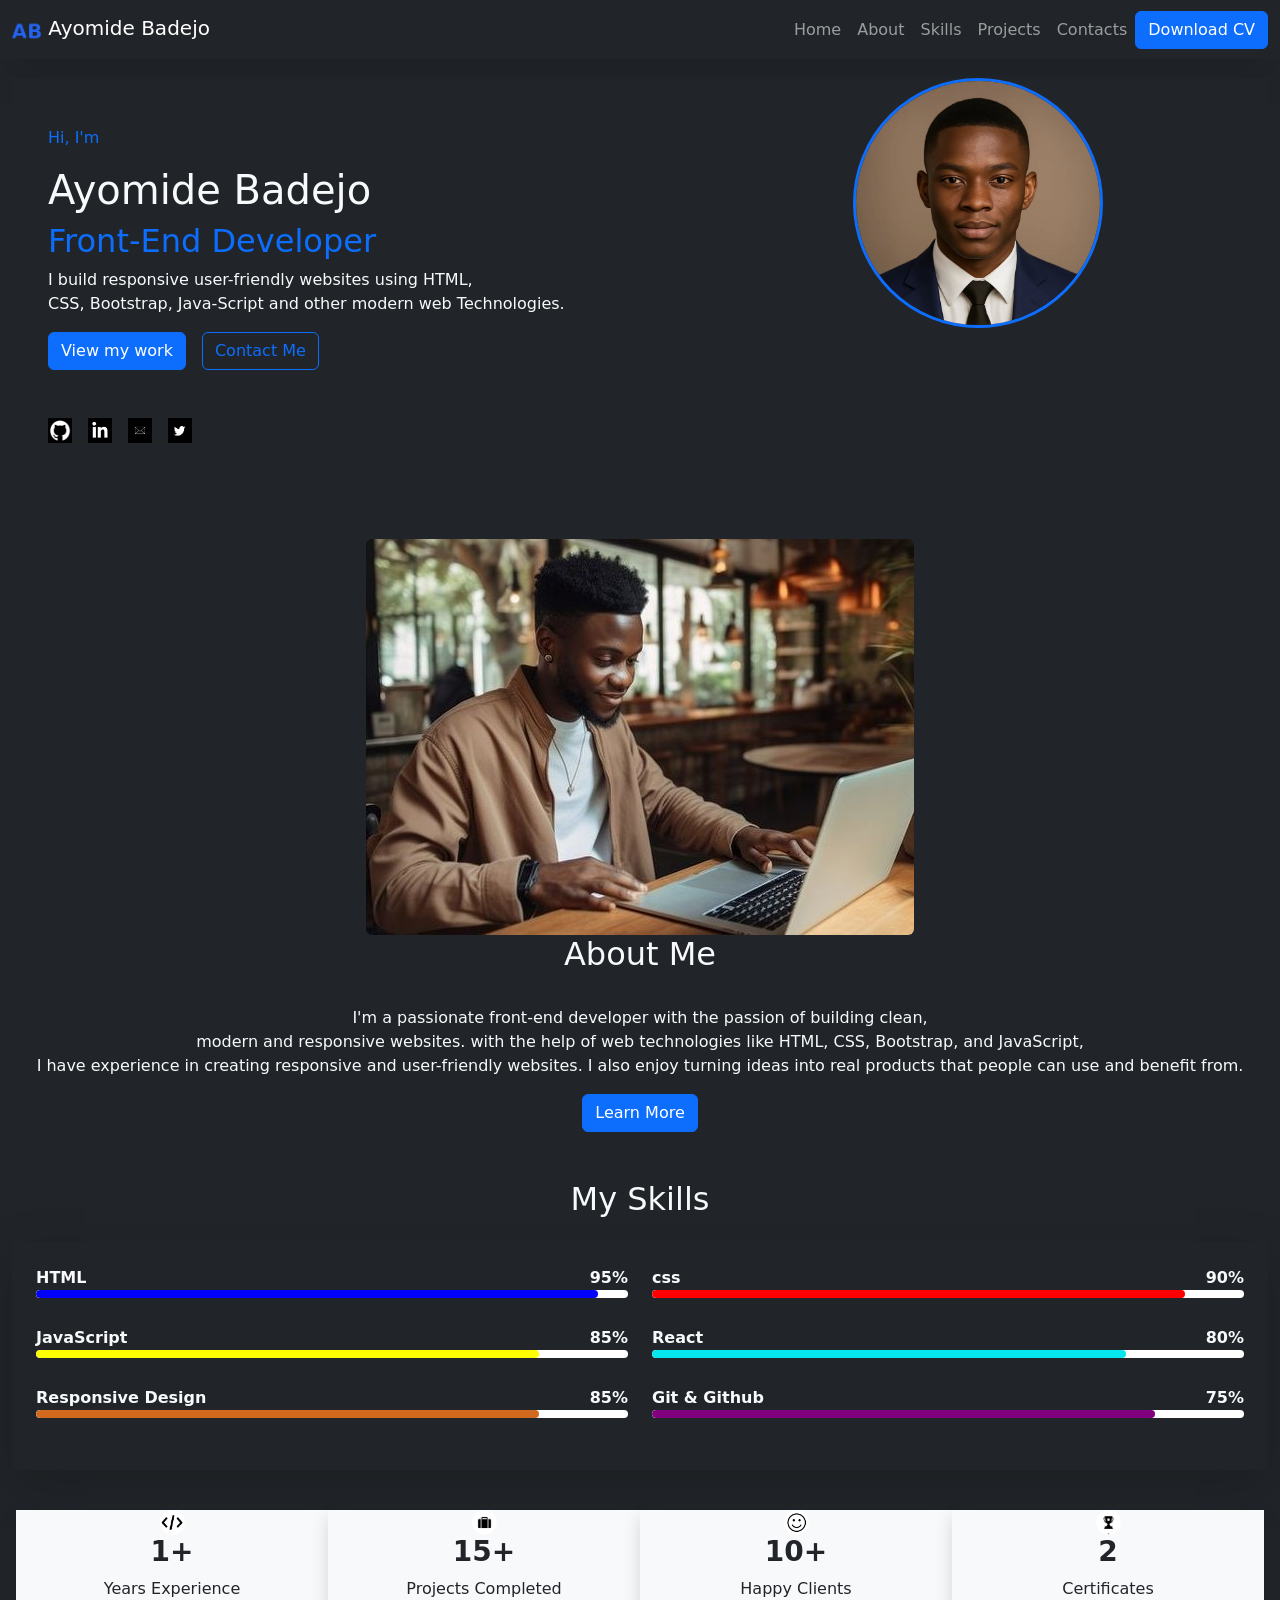
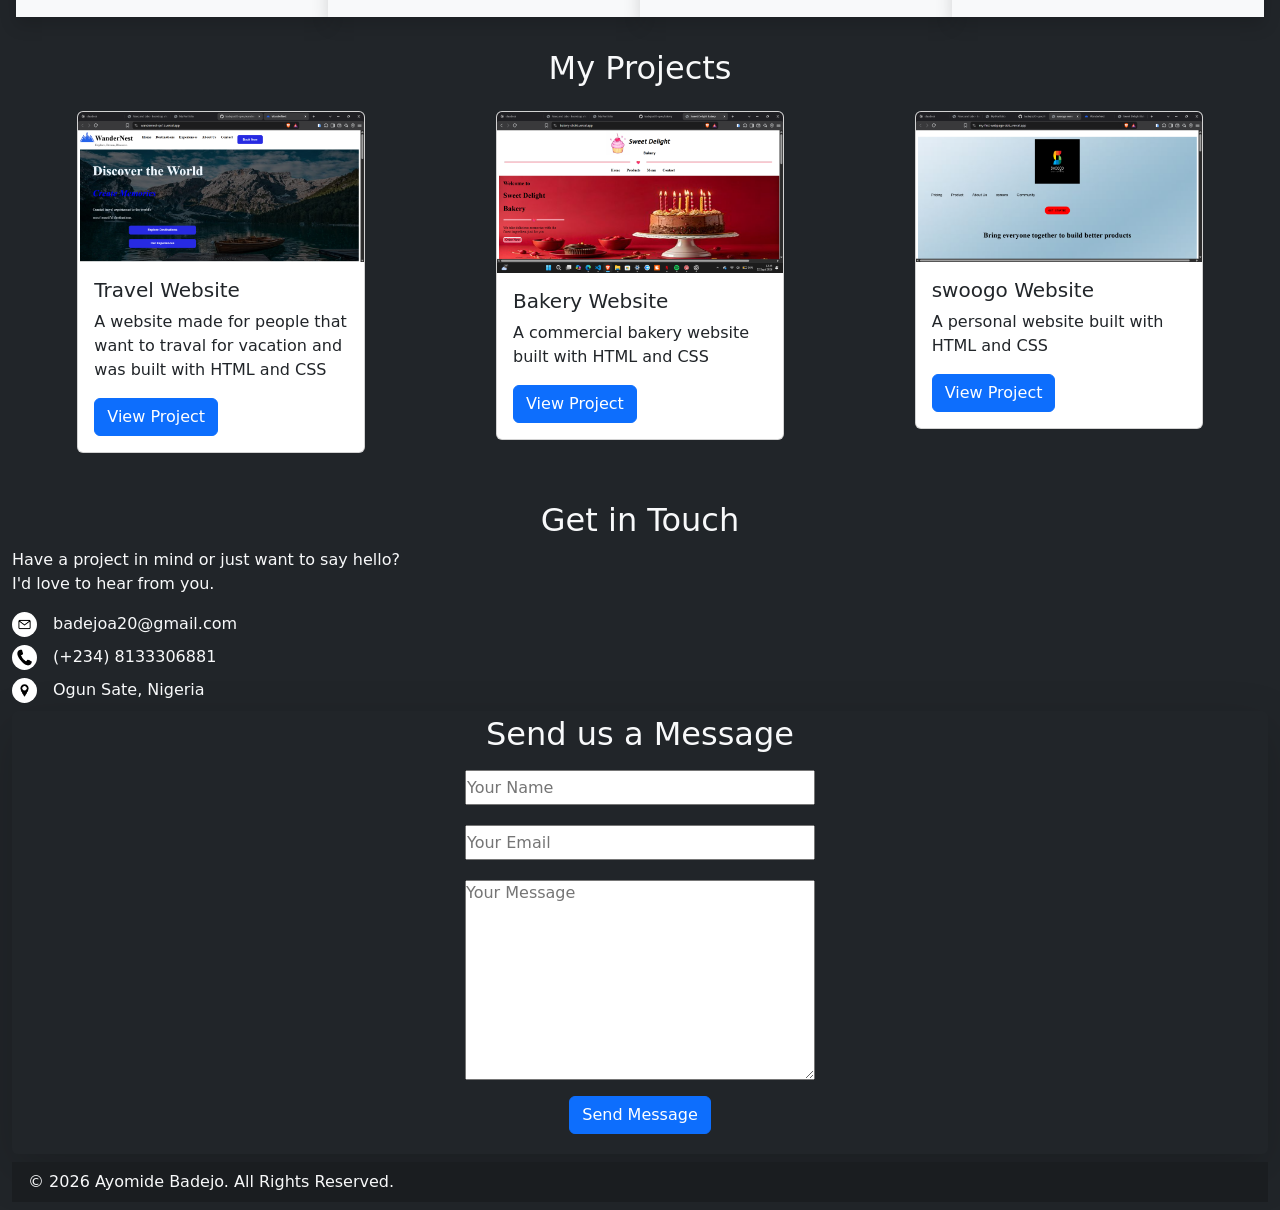
<file: portfolio/index.html>
<!DOCTYPE html>
<html lang="en">
<head>
  <meta charset="UTF-8">
  <meta name="viewport" content="width=device-width, initial-scale=1.0">
  <title>My Portfolio</title>
<link href="https://cdn.jsdelivr.net/npm/bootstrap@5.3.8/dist/css/bootstrap.min.css" rel="stylesheet" integrity="sha384-sRIl4kxILFvY47J16cr9ZwB07vP4J8+LH7qKQnuqkuIAvNWLzeN8tE5YBujZqJLB" crossorigin="anonymous">
<link rel="stylesheet" href="style.css">
</head>
<body>
<div class="container-fluid ">
  <div class="shadow-lg p-4 mb-4 rounded border">
<nav class="navbar navbar-expand-lg navbar-dark bg-dark fixed-top " style="width: 100%;">
  <div class="container-fluid ">
    <a class="navbar-brand" href="#">
  <img src="img/favicon.png" alt="Bootstrap" width="30" height="30" class="d-inline-block align-text-top">
Ayomide Badejo
    </a>
    <button class="navbar-toggler" type="button" data-bs-toggle="collapse" data-bs-target="#mynavbar">
      <span class="navbar-toggler-icon"></span>
    </button>
    <div class="collapse navbar-collapse " id="mynavbar">
     
      <!-- <form class="d-flex"> -->
         <ul class="navbar-nav ms-auto ">
        <li class="nav-item">
          <a class="nav-link" href="index.html">Home</a>
        </li>
        <li class="nav-item">
          <a class="nav-link" href="About.html">About</a>
        </li>
        <li class="nav-item">
          <a class="nav-link" href="Skills.html">Skills</a>
        </li>
        <li class="nav-item">
          <a class="nav-link" href="Projects.html">Projects</a>
        </li>
         <li class="nav-item">
          <a class="nav-link" href="Contact.html">Contacts</a>
        </li>
      </ul>
        <button class="btn btn-primary" type="button">Download CV</button>
      <!-- </form> -->
    </div>
  </div>
</nav>
</div>
<div class="mt-1 pt-1">
<div class="bg-dark">
  <div class="row">
  <div class="col p-5">
<p class="text-primary ">Hi, I'm</p>
<div class="h1 text-light">Ayomide Badejo</div>
<div class="h2 text-primary">Front-End Developer</div>
<p class="text-light">I build responsive user-friendly websites using HTML, <br> CSS, Bootstrap, Java-Script and other modern web Technologies.</p>
<div class="d-flex pb-5">
<button type="button" class="btn btn-primary">View my work </button>
<div class="pe-3"></div>
<button type="button" class="btn btn-outline-primary">Contact Me</button> 
</div>
<div class="d-flex ">
  <img src="img/github.jpg" alt="github" style="height: 25px; width:40px;" class="pe-3">
  <img src="img/LINKEDIN.jpg" alt="LINKEDIN" style="height: 25px; width: 40px;" class="pe-3">
  <img src="img/mail.jpg" alt="mail" style="height: 25px; width: 40px;" class="pe-3">
  <img src="img/twitter.jpg" alt="twitter" style="height: 25px; width: 40px;" class="pe-3">
</div>
  </div>
  <div class="col">
    <div class="d-flex justify-content-center w-100">
<img src="img/nil" alt="a man"  class="rounded-circle border border-3 border-primary floating-img" style="height: 250px; width: 250px; object-fit: cover; object-position: top center;">
</div>

  </div>
</div>
</div>
<div class="bg-dark  pt-5">
<img src="img/comp.jpg" alt="a-man" class="rounded mx-auto d-block img-fluid shadow-md">
<div class="mx-auto text-center">
<div class="h2 text-light">About Me</div>
<br style="width: 50px; height: 4px; margin: 1.5rem auto; border: none; background: #898a91; border-radius: 2px;">
</div>
<p class="text-center text-light">I'm a passionate front-end developer with the passion of building clean,<br> modern and responsive websites. with the help of web technologies like HTML, CSS, Bootstrap, and JavaScript,<br> I have experience in creating responsive and user-friendly websites. I also enjoy turning ideas into real products that people can use and benefit from.</p>
<button type="button" class="btn btn-primary d-block mx-auto">Learn More</button>
</div>
<div class="bg-dark  pt-5">
  <div class="mx-auto text-center">
<div class="h2 text-light mb-4">My Skills</div>
</div>
<div class="shadow-lg p-4 mb-4 ">
<div class="row">
  <div class="col-md-6">
<div class="skill" data-percent="95">
  <div class="d-flex justify-content-between skill-label">
    <span class="text-light">HTML</span>
    <span class="text-light">95%</span>
  </div>
  <div class="progress" style="height: 8px;">
    <div class="progress-bar" style="width: 95%; background-color: #0101fb;">

    </div>
  </div>
</div>

  </div>
   <div class="col-md-6">
<div class="skill" data-percent="90">
  <div class="d-flex justify-content-between skill-label">
    <span class="text-light">css</span>
    <span class="text-light">90%</span>
  </div>
  <div class="progress" style="height: 8px;">
    <div class="progress-bar" style="width: 90%; background-color: red;">
      
    </div>
  </div>
</div>
 </div>
 <div class="col-md-6">
<div class="skill" data-percent="85">
  <div class="d-flex justify-content-between skill-label">
    <span class="text-light">JavaScript</span>
    <span class="text-light">85%</span>
  </div>
  <div class="progress" style="height: 8px;">
    <div class="progress-bar" style="width: 85%; background-color: yellow;">
      
    </div>
  </div>
</div>

  </div>
  <div class="col-md-6">
<div class="skill" data-percent="80">
  <div class="d-flex justify-content-between skill-label">
    <span class="text-light">React</span>
    <span class="text-light">80%</span>
  </div>
  <div class="progress" style="height: 8px;">
    <div class="progress-bar" style="width: 80%; background-color:rgb(6, 230, 238);">
      
    </div>
  </div>
</div>

  </div>
  <div class="col-md-6">
<div class="skill" data-percent="85">
  <div class="d-flex justify-content-between skill-label">
    <span class="text-light">Responsive Design</span>
    <span class="text-light">85%</span>
  </div>
  <div class="progress" style="height: 8px;">
    <div class="progress-bar" style="width: 85%; background-color:chocolate;">
      
    </div>
  </div>
</div>

  </div>
   <div class="col-md-6">
<div class="skill" data-percent="75">
  <div class="d-flex justify-content-between skill-label">
    <span class="text-light">Git & Github</span>
    <span class="text-light">75%</span>
  </div>
  <div class="progress" style="height: 8px;">
    <div class="progress-bar" style="width: 85%; background-color: purple;">
      
    </div>
  </div>
</div>

  </div>
</div>
</div>


</div>
<div class="row p-3 gy-3 ">
<div class="col-md bg-light shadow ">
<img src="img/coding symbol icon,programming code brackets….jpg" alt="coding" style="height: 25px; width: 25px; " class="rounded-circle d-block mx-auto ">
<div class="h3 mx-auto text-center"><b>1+</b></div>
<p class="text-center">Years Experience</p>
</div>
<div class="col-md bg-light shadow ">
  <img src="img/Suitcase Icon - Noun Project.jpg" alt="project" style="height: 25px; width: 25px; " class="rounded-circle d-block mx-auto ">
  <div class="h3 mx-auto text-center"><b>15+</b></div>
  <p class="text-center">Projects Completed</p>
</div>
<div class="col-md bg-light shadow ">
  <img src="img/302304193765542632.jpg" alt="happy customers" style="height: 25px; width: 25px; " class="rounded-circle d-block mx-auto ">
  <div class="h3 mx-auto text-center"><b>10+</b></div>
  <p class="text-center">Happy Clients</p>
</div>
<div class="col-md bg-light shadow ">
  <img src="img/Trophy Icon.jpg" alt="certificates" style="height: 25px; width: 25px; " class="rounded-circle d-block mx-auto ">
  <div class="h3 mx-auto text-center"><b>2</b></div>
  <p class="text-center">Certificates</p>
</div>





</div>
<div class="h2 mx-auto text-center p-3 text-light bg-dark">My Projects</div>
<div class="row mx-auto gy-3 bg-dark pb-5">

<div class="col mx-auto">
  <div class="card mx-auto" style="width: 18rem;">
  <img src="img/Screenshot 2026-09-22 124503.png" class="card-img-top" alt="wandernest">
  <div class="card-body">
    <h5 class="card-title">Travel Website</h5>
    <p class="card-text">A website made for people that want to traval for vacation and was built with HTML and CSS </p>
    <a href="https://wandernest-qo1z.vercel.app/" class="btn btn-primary">View Project</a>
  </div>
</div>
</div>
<div class="col">
 <div class="card mx-auto" style="width: 18rem;">
  <img src="img/Screenshot 2026-09-22 124629.png" class="card-img-top" alt="backery">
  <div class="card-body">
    <h5 class="card-title">Bakery Website</h5>
    <p class="card-text">A commercial bakery website built with HTML and CSS</p>
    <a href="https://bakery-wj1l.vercel.app/" class="btn btn-primary">View Project</a>
  </div>
</div>
</div>
<div class="col">
 <div class="card mx-auto" style="width: 18rem;">
  <img src="img/Screenshot 2026-09-22 130244.png" class="card-img-top" alt="web">
  <div class="card-body">
    <h5 class="card-title">swoogo Website</h5>
    <p class="card-text">A personal website built with HTML and CSS </p> 
    <a href="https://my-first-webpage-obtu.vercel.app/" class="btn btn-primary">View Project</a>
  </div>
</div>
</div>
</div>

<div class="h2 text-center text-light ">Get in Touch</div>
<p class="text-light">Have a project in mind or just want to say hello? <br> I'd love to hear from you.</p>
<div class="d-flex mb-2">
  <img src="img/228768856068384261.jpg" alt="email" style="height: 25px; width: 25px;" class="text-light rounded-circle me-3">
  <a href="badejoa20@gmail.com" style="color: black; text-decoration: none;" class="text-light">badejoa20@gmail.com</a>
</div>
<div class="d-flex mb-2">
  <img src="img/Download Phone icon Telephone icon symbol for app and messenger for free.jpg" alt="phone no" style="height: 25px; width: 25px;" class="text-light rounded-circle me-3">
  <a href="tel:=2348133306881" style="color: black; text-decoration: none;" class="text-light">(+234) 8133306881</a>
</div>
<div class="d-flex mb-2">
  <img src="img/google maps app.jpg" alt="map"  style="height: 25px; width: 25px;" class="text-light rounded-circle me-3">
  <a href="https://www.google.com/maps/place/125+Apebi+Street,+Ijebu+Ode+120101,+Ogun+State/@6.8168368,3.9221941,17z/data=!3m1!4b1!4m5!3m4!1s0x103968b48663b529:0x293546d54a11aafd!8m2!3d6.8168368!4d3.9221941?entry=ttu&g_ep=EgoyMDI2MDkxNi4wIKXMDSoASAFQAw%3D%3D" target="blank" style="color: black; text-decoration: none;" class="text-light">Ogun Sate, Nigeria</a>
</div>
<div class="shadow-lg p-1 rounded-2 ">
<div class="mx-auto text-center bg-dark">
<h2 class="form text-center mx-auto text-light">Send us a Message</h2>
<input type="text" placeholder="Your Name" class="form d-block mx-auto" required>
<input type="email" placeholder="Your Email" class="form d-block mx-auto" required>
<textarea placeholder="Your Message" class="textarea d-block mx-auto"></textarea>
<button type="submit" class="btn btn-primary m-3">Send Message </button>
</div>
</div>

</div>




  <script src="https://cdn.jsdelivr.net/npm/bootstrap@5.3.8/dist/js/bootstrap.bundle.min.js" integrity="sha384-FKyoEForCGlyvwx9Hj09JcYn3nv7wiPVlz7YYwJrWVcXK/BmnVDxM+D2scQbITxI" crossorigin="anonymous"></script>
</body>
<footer class="footer">
  <p class="text-light p-2 m-2">&copy; 2026 Ayomide Badejo. All Rights Reserved.</p>
</footer>
</html>
</file>
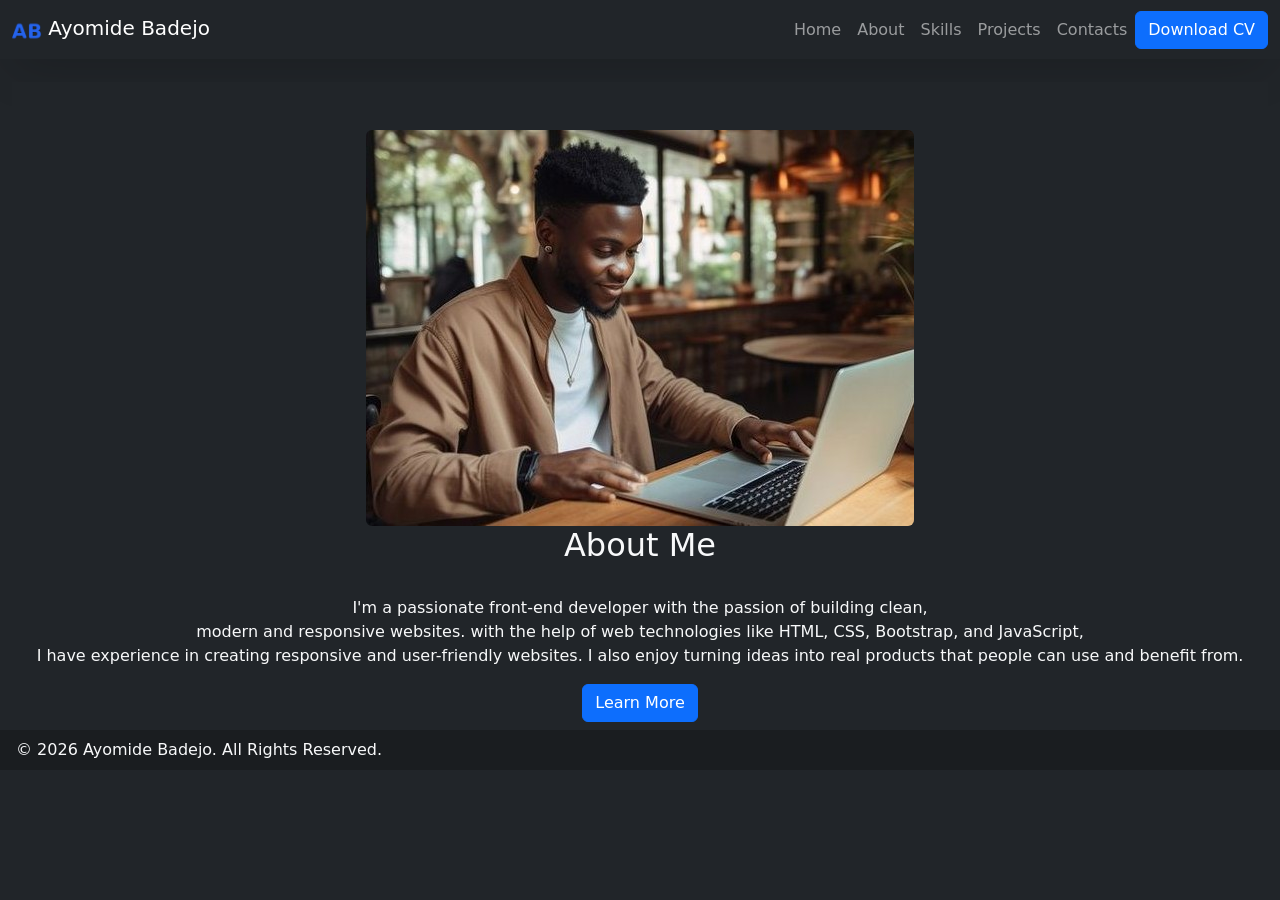
<file: portfolio/About.html>
<!DOCTYPE html>
<html lang="en">
<head>
  <meta charset="UTF-8">
  <meta name="viewport" content="width=device-width, initial-scale=1.0">
  <title>My Portfolio</title>
<link href="https://cdn.jsdelivr.net/npm/bootstrap@5.3.8/dist/css/bootstrap.min.css" rel="stylesheet" integrity="sha384-sRIl4kxILFvY47J16cr9ZwB07vP4J8+LH7qKQnuqkuIAvNWLzeN8tE5YBujZqJLB" crossorigin="anonymous">
<link rel="stylesheet" href="style.css">
</head>
<body>
<div class="container-fluid">
  <div class="shadow-lg p-4 mb-4 rounded border">
<nav class="navbar navbar-expand-lg navbar-dark bg-dark fixed-top">
  <div class="container-fluid">
    <a class="navbar-brand" href="#">
  <img src="img/favicon.png" alt="Bootstrap" width="30" height="30" class="d-inline-block align-text-top">
Ayomide Badejo
    </a>
    <button class="navbar-toggler" type="button" data-bs-toggle="collapse" data-bs-target="#mynavbar">
      <span class="navbar-toggler-icon"></span>
    </button>
    <div class="collapse navbar-collapse" id="mynavbar">
     
      <!-- <form class="d-flex"> -->
         <ul class="navbar-nav ms-auto">
        <li class="nav-item">
          <a class="nav-link" href="index.html">Home</a>
        </li>
        <li class="nav-item">
          <a class="nav-link" href="About.html">About</a>
        </li>
        <li class="nav-item">
          <a class="nav-link" href="Skills.html">Skills</a>
        </li>
        <li class="nav-item">
          <a class="nav-link" href="Projects.html">Projects</a>
        </li>
         <li class="nav-item">
          <a class="nav-link" href="Contact.html">Contacts</a>
        </li>
      </ul>
        <button class="btn btn-primary" type="button">Download CV</button>
      <!-- </form> -->
    </div>
  </div>
</nav>
  </div>
<div class="mt-2 pt-2">
<div class="bg-dark  pt-5">
<img src="img/comp.jpg" alt="a-man" class="rounded mx-auto d-block img-fluid shadow-md">
<div class="mx-auto text-center">
<div class="h2 text-light">About Me</div>
<br style="width: 50px; height: 4px; margin: 1.5rem auto; border: none; background: #898a91; border-radius: 2px;">
</div>
<p class="text-center text-light">I'm a passionate front-end developer with the passion of building clean,<br> modern and responsive websites. with the help of web technologies like HTML, CSS, Bootstrap, and JavaScript,<br> I have experience in creating responsive and user-friendly websites. I also enjoy turning ideas into real products that people can use and benefit from.</p>
<button type="button" class="btn btn-primary d-block mx-auto">Learn More</button>


</div>
</div>




</div>




  <script src="https://cdn.jsdelivr.net/npm/bootstrap@5.3.8/dist/js/bootstrap.bundle.min.js" integrity="sha384-FKyoEForCGlyvwx9Hj09JcYn3nv7wiPVlz7YYwJrWVcXK/BmnVDxM+D2scQbITxI" crossorigin="anonymous"></script>
</body>
<footer class="footer">
  <p class="text-light p-2 m-2">&copy; 2026 Ayomide Badejo. All Rights Reserved.</p>
</footer>
</html>
</file>
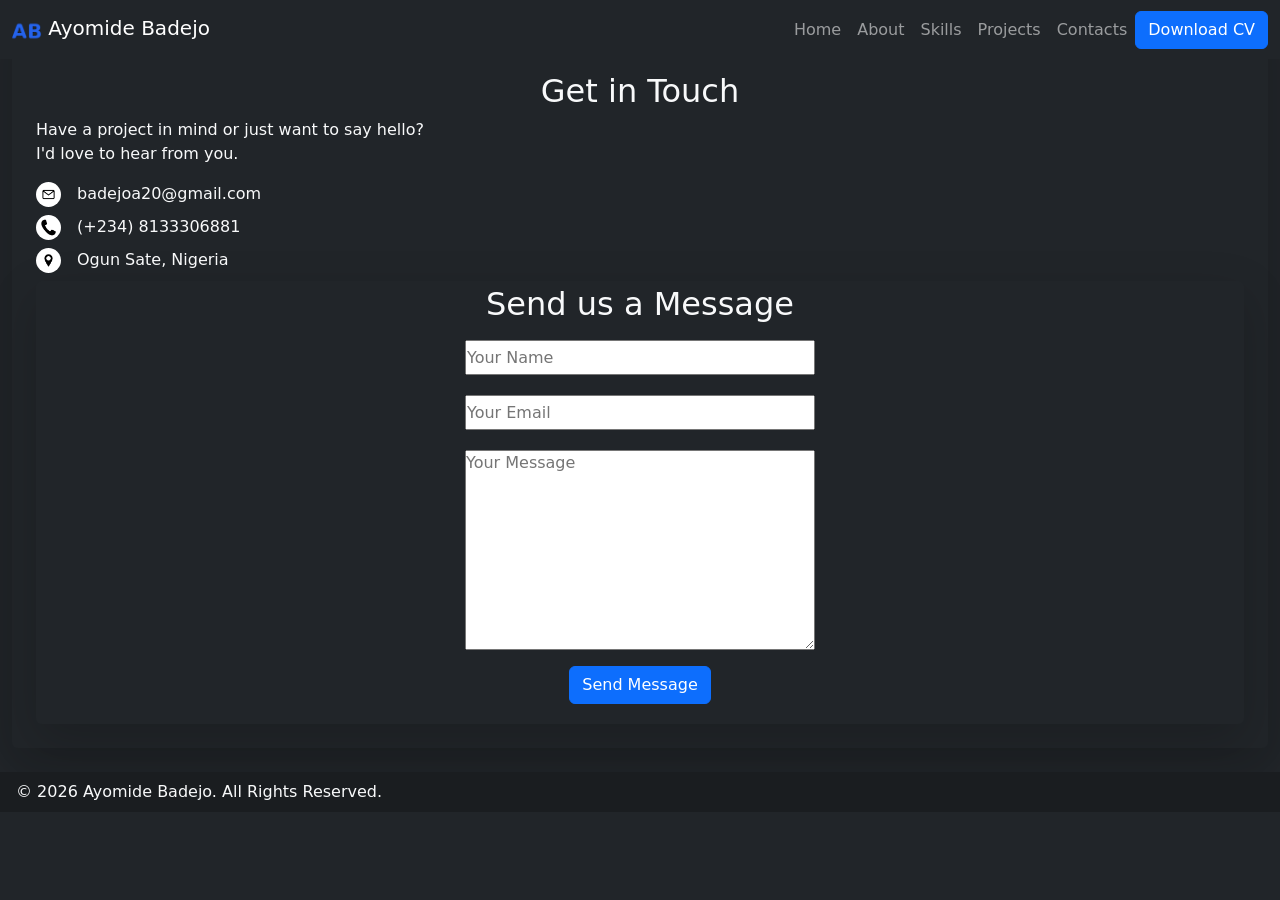
<file: portfolio/Contact.html>
<!DOCTYPE html>
<html lang="en">
<head>
  <meta charset="UTF-8">
  <meta name="viewport" content="width=device-width, initial-scale=1.0">
  <title>My Portfolio</title>
<link href="https://cdn.jsdelivr.net/npm/bootstrap@5.3.8/dist/css/bootstrap.min.css" rel="stylesheet" integrity="sha384-sRIl4kxILFvY47J16cr9ZwB07vP4J8+LH7qKQnuqkuIAvNWLzeN8tE5YBujZqJLB" crossorigin="anonymous">
<link rel="stylesheet" href="style.css">
</head>
<body>
<div class="container-fluid">
  <div class="shadow-lg p-4 mb-4 rounded ">
<nav class="navbar navbar-expand-lg navbar-dark bg-dark fixed-top">
  <div class="container-fluid">
    <a class="navbar-brand" href="#">
  <img src="img/favicon.png" alt="Bootstrap" width="30" height="30" class="d-inline-block align-text-top">
Ayomide Badejo
    </a>
    <button class="navbar-toggler" type="button" data-bs-toggle="collapse" data-bs-target="#mynavbar">
      <span class="navbar-toggler-icon"></span>
    </button>
    <div class="collapse navbar-collapse" id="mynavbar">
     
      <!-- <form class="d-flex"> -->
         <ul class="navbar-nav ms-auto">
        <li class="nav-item">
          <a class="nav-link" href="index.html">Home</a>
        </li>
        <li class="nav-item">
          <a class="nav-link" href="About.html">About</a>
        </li>
        <li class="nav-item">
          <a class="nav-link" href="Skills.html">Skills</a>
        </li>
        <li class="nav-item">
          <a class="nav-link" href="Projects.html">Projects</a>
        </li>
         <li class="nav-item">
          <a class="nav-link" href="Contact.html">Contacts</a>
        </li>
      </ul>
        <button class="btn btn-primary" type="button">Download CV</button>
      <!-- </form> -->
    </div>
  </div>
</nav>


<div class="h2 text-center text-light mt-5">Get in Touch</div>
<p class="text-light">Have a project in mind or just want to say hello? <br> I'd love to hear from you.</p>
<div class="d-flex mb-2">
  <img src="img/228768856068384261.jpg" alt="email" style="height: 25px; width: 25px;" class="text-light rounded-circle me-3">
  <a href="badejoa20@gmail.com" style="color: black; text-decoration: none;" class="text-light">badejoa20@gmail.com</a>
</div>
<div class="d-flex mb-2">
  <img src="img/Download Phone icon Telephone icon symbol for app and messenger for free.jpg" alt="phone no" style="height: 25px; width: 25px;" class="text-light rounded-circle me-3">
  <a href="tel:=2348133306881" style="color: black; text-decoration: none;" class="text-light">(+234) 8133306881</a>
</div>
<div class="d-flex mb-2">
  <img src="img/google maps app.jpg" alt="map"  style="height: 25px; width: 25px;" class="text-light rounded-circle me-3">
  <a href="https://www.google.com/maps/place/125+Apebi+Street,+Ijebu+Ode+120101,+Ogun+State/@6.8168368,3.9221941,17z/data=!3m1!4b1!4m5!3m4!1s0x103968b48663b529:0x293546d54a11aafd!8m2!3d6.8168368!4d3.9221941?entry=ttu&g_ep=EgoyMDI2MDkxNi4wIKXMDSoASAFQAw%3D%3D" target="blank" style="color: black; text-decoration: none;" class="text-light">Ogun Sate, Nigeria</a>
</div>

<div class="shadow-lg p-1 rounded-2 ">
<div class="mx-auto text-center bg-dark">
<h2 class="form text-center mx-auto text-light">Send us a Message</h2>
<input type="text" placeholder="Your Name" class="form d-block mx-auto" required>
<input type="email" placeholder="Your Email" class="form d-block mx-auto" required>
<textarea placeholder="Your Message" class="textarea d-block mx-auto"></textarea>
<button type="submit" class="btn btn-primary m-3">Send Message </button>
</div>
</div>
</div>
</div>




  <script src="https://cdn.jsdelivr.net/npm/bootstrap@5.3.8/dist/js/bootstrap.bundle.min.js" integrity="sha384-FKyoEForCGlyvwx9Hj09JcYn3nv7wiPVlz7YYwJrWVcXK/BmnVDxM+D2scQbITxI" crossorigin="anonymous"></script>
</body>
<footer class="footer">
  <p class="text-light p-2 m-2">&copy; 2026 Ayomide Badejo. All Rights Reserved.</p>
</footer>
</html>
</file>
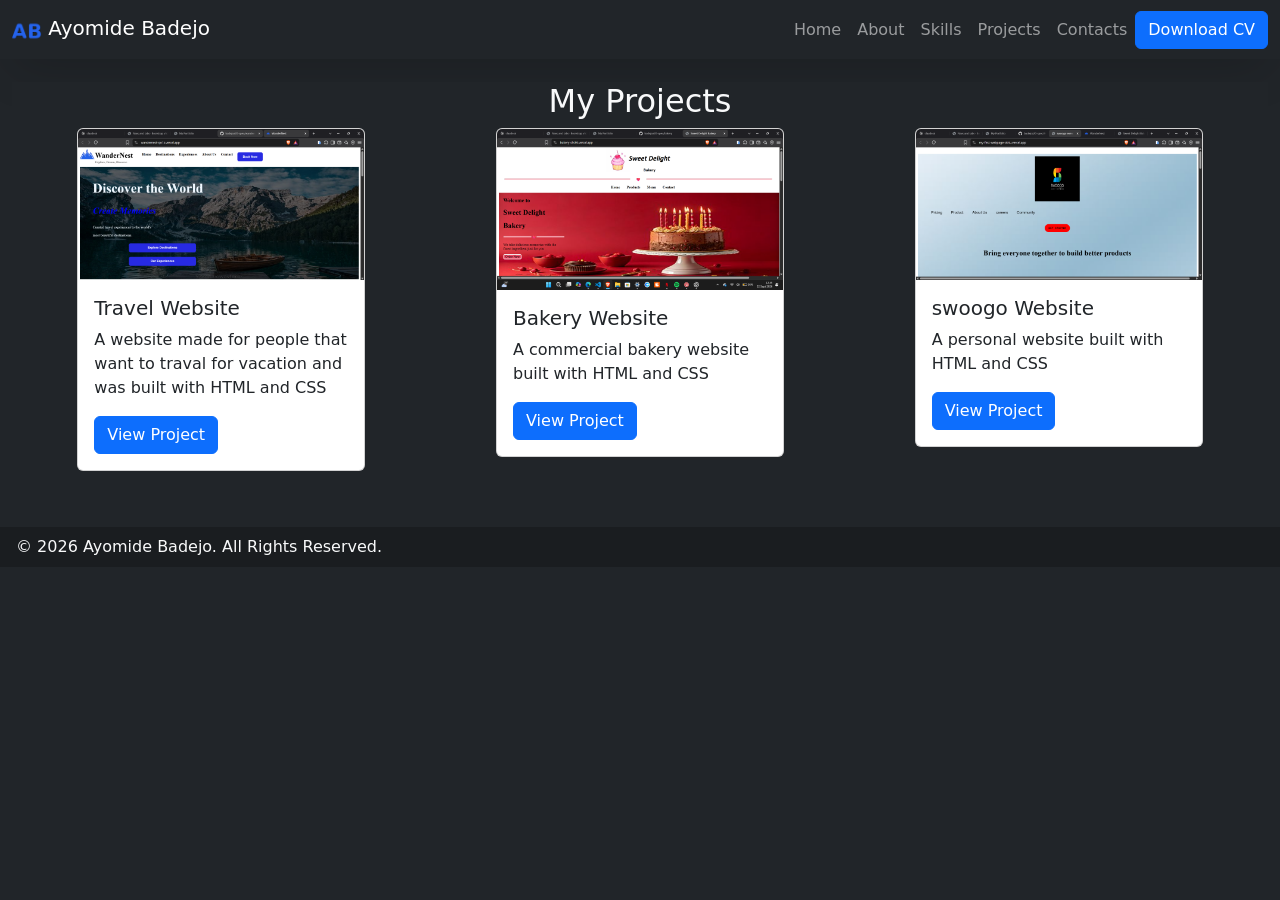
<file: portfolio/Projects.html>
<!DOCTYPE html>
<html lang="en">
<head>
  <meta charset="UTF-8">
  <meta name="viewport" content="width=device-width, initial-scale=1.0">
  <title>My Portfolio</title>
<link href="https://cdn.jsdelivr.net/npm/bootstrap@5.3.8/dist/css/bootstrap.min.css" rel="stylesheet" integrity="sha384-sRIl4kxILFvY47J16cr9ZwB07vP4J8+LH7qKQnuqkuIAvNWLzeN8tE5YBujZqJLB" crossorigin="anonymous">
<link rel="stylesheet" href="style.css">
</head>
<body>
<div class="container-fluid">
  <div class="shadow-lg p-4 mb-4 rounded border">
<nav class="navbar navbar-expand-lg navbar-dark bg-dark fixed-top">
  <div class="container-fluid">
    <a class="navbar-brand" href="#">
  <img src="img/favicon.png" alt="Bootstrap" width="30" height="30" class="d-inline-block align-text-top">
Ayomide Badejo
    </a>
    <button class="navbar-toggler" type="button" data-bs-toggle="collapse" data-bs-target="#mynavbar">
      <span class="navbar-toggler-icon"></span>
    </button>
    <div class="collapse navbar-collapse" id="mynavbar">
     
      <!-- <form class="d-flex"> -->
         <ul class="navbar-nav ms-auto">
        <li class="nav-item">
          <a class="nav-link" href="index.html">Home</a>
        </li>
        <li class="nav-item">
          <a class="nav-link" href="About.html">About</a>
        </li>
        <li class="nav-item">
          <a class="nav-link" href="Skills.html">Skills</a>
        </li>
        <li class="nav-item">
          <a class="nav-link" href="Projects.html">Projects</a>
        </li>
         <li class="nav-item">
          <a class="nav-link" href="Contact.html">Contacts</a>
        </li>
      </ul>
        <button class="btn btn-primary" type="button">Download CV</button>
      <!-- </form> -->
    </div>
  </div>
</nav>
  </div>
<div class="mt-2 pt-2">
<div class="h2 mx-auto text-center text-light bg-dark">My Projects</div>
<div class="row mx-auto gy-3 bg-dark pb-5">

<div class="col mx-auto">
  <div class="card mx-auto" style="width: 18rem;">
  <img src="img/Screenshot 2026-09-22 124503.png" class="card-img-top" alt="wandernest">
  <div class="card-body">
    <h5 class="card-title">Travel Website</h5>
    <p class="card-text">A website made for people that want to traval for vacation and was built with HTML and CSS </p>
    <a href="https://wandernest-qo1z.vercel.app/" class="btn btn-primary">View Project</a>
  </div>
</div>
</div>
<div class="col">
 <div class="card mx-auto" style="width: 18rem;">
  <img src="img/Screenshot 2026-09-22 124629.png" class="card-img-top" alt="backery">
  <div class="card-body">
    <h5 class="card-title">Bakery Website</h5>
    <p class="card-text">A commercial bakery website built with HTML and CSS</p>
    <a href="https://bakery-wj1l.vercel.app/" class="btn btn-primary">View Project</a>
  </div>
</div>
</div>
<div class="col">
 <div class="card mx-auto" style="width: 18rem;">
  <img src="img/Screenshot 2026-09-22 130244.png" class="card-img-top" alt="web">
  <div class="card-body">
    <h5 class="card-title">swoogo Website</h5>
    <p class="card-text">A personal website built with HTML and CSS </p> 
    <a href="https://my-first-webpage-obtu.vercel.app/" class="btn btn-primary">View Project</a>
  </div>
</div>
</div>
</div>
</div>





</div>




  <script src="https://cdn.jsdelivr.net/npm/bootstrap@5.3.8/dist/js/bootstrap.bundle.min.js" integrity="sha384-FKyoEForCGlyvwx9Hj09JcYn3nv7wiPVlz7YYwJrWVcXK/BmnVDxM+D2scQbITxI" crossorigin="anonymous"></script>
</body>
<footer class="footer">
  <p class="text-light p-2 m-2">&copy; 2026 Ayomide Badejo. All Rights Reserved.</p>
</footer>
</html>
</file>
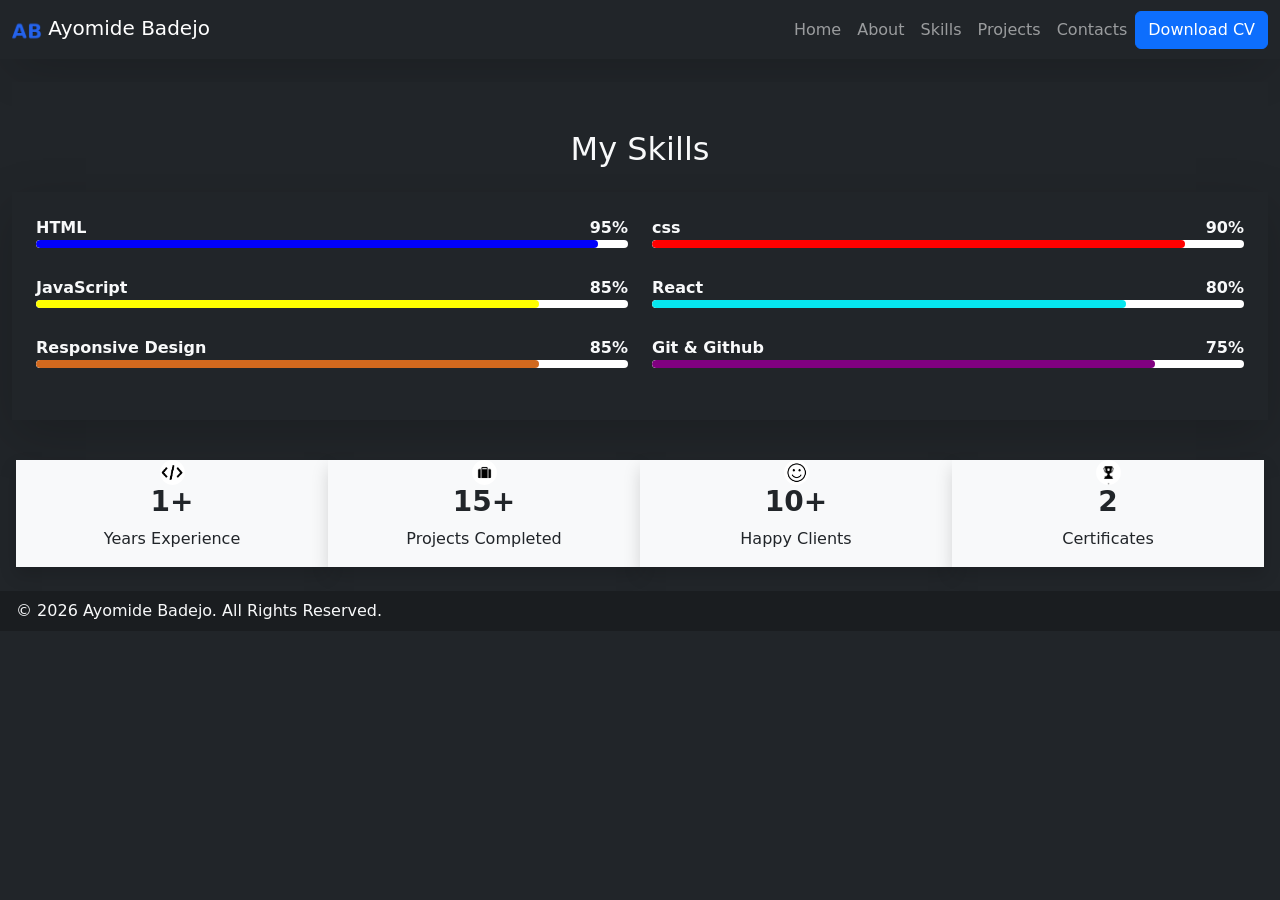
<file: portfolio/Skills.html>
<!DOCTYPE html>
<html lang="en">
<head>
  <meta charset="UTF-8">
  <meta name="viewport" content="width=device-width, initial-scale=1.0">
  <title>My Portfolio</title>
<link href="https://cdn.jsdelivr.net/npm/bootstrap@5.3.8/dist/css/bootstrap.min.css" rel="stylesheet" integrity="sha384-sRIl4kxILFvY47J16cr9ZwB07vP4J8+LH7qKQnuqkuIAvNWLzeN8tE5YBujZqJLB" crossorigin="anonymous">
<link rel="stylesheet" href="style.css">
</head>
<body>
<div class="container-fluid">
  <div class="shadow-lg p-4 mb-4 rounded border">
<nav class="navbar navbar-expand-lg navbar-dark bg-dark fixed-top">
  <div class="container-fluid">
    <a class="navbar-brand" href="#">
  <img src="img/favicon.png" alt="Bootstrap" width="30" height="30" class="d-inline-block align-text-top">
Ayomide Badejo
    </a>
    <button class="navbar-toggler" type="button" data-bs-toggle="collapse" data-bs-target="#mynavbar">
      <span class="navbar-toggler-icon"></span>
    </button>
    <div class="collapse navbar-collapse" id="mynavbar">
     
      <!-- <form class="d-flex"> -->
         <ul class="navbar-nav ms-auto">
        <li class="nav-item">
          <a class="nav-link" href="index.html">Home</a>
        </li>
        <li class="nav-item">
          <a class="nav-link" href="About.html">About</a>
        </li>
        <li class="nav-item">
          <a class="nav-link" href="Skills.html">Skills</a>
        </li>
        <li class="nav-item">
          <a class="nav-link" href="Projects.html">Projects</a>
        </li>
         <li class="nav-item">
          <a class="nav-link" href="Contact.html">Contacts</a>
        </li>
      </ul>
        <button class="btn btn-primary" type="button">Download CV</button>
      <!-- </form> -->
    </div>
  </div>
</nav>
</div>
<div class="mt-2 pt-2">
<div class="bg-dark  pt-5">
  <div class="mx-auto text-center">
<div class="h2 text-light mb-4">My Skills</div>
</div>
<div class="shadow-lg p-4 mb-4 ">
<div class="row">
  <div class="col-md-6">
<div class="skill" data-percent="95">
  <div class="d-flex justify-content-between skill-label">
    <span class="text-light">HTML</span>
    <span class="text-light">95%</span>
  </div>
  <div class="progress" style="height: 8px;">
 <div class="progress-bar" style="width: 95%; background-color: #0101fb;">

    </div>
  </div>
</div>

  </div>
   <div class="col-md-6">
<div class="skill" data-percent="90">
  <div class="d-flex justify-content-between skill-label">
    <span class="text-light">css</span>
    <span class="text-light">90%</span>
  </div>
  <div class="progress" style="height: 8px;">
    <div class="progress-bar" style="width: 90%; background-color: red;">
      
    </div>
  </div>
</div>
 </div>
 <div class="col-md-6">
<div class="skill" data-percent="85">
  <div class="d-flex justify-content-between skill-label">
    <span class="text-light">JavaScript</span>
    <span class="text-light">85%</span>
  </div>
  <div class="progress" style="height: 8px;">
    <div class="progress-bar" style="width: 85%; background-color: yellow;">
      
    </div>
  </div>
</div>

  </div>
  <div class="col-md-6">
<div class="skill" data-percent="80">
  <div class="d-flex justify-content-between skill-label">
    <span class="text-light">React</span>
    <span class="text-light">80%</span>
  </div>
  <div class="progress" style="height: 8px;">
    <div class="progress-bar" style="width: 80%; background-color:rgb(6, 230, 238);">
      
    </div>
  </div>
</div>

  </div>
  <div class="col-md-6">
<div class="skill" data-percent="85">
  <div class="d-flex justify-content-between skill-label">
    <span class="text-light">Responsive Design</span>
    <span class="text-light">85%</span>
  </div>
  <div class="progress" style="height: 8px;">
    <div class="progress-bar" style="width: 85%; background-color:chocolate;">
      
    </div>
  </div>
</div>

  </div>
   <div class="col-md-6">
<div class="skill" data-percent="75">
  <div class="d-flex justify-content-between skill-label">
    <span class="text-light">Git & Github</span>
    <span class="text-light">75%</span>
  </div>
  <div class="progress" style="height: 8px;">
    <div class="progress-bar" style="width: 85%; background-color: purple;">
      
    </div>
  </div>
</div>

  </div>
</div>
</div>


</div>
<div class="row p-3 gy-3 ">
<div class="col-md bg-light shadow ">
<img src="img/coding symbol icon,programming code brackets….jpg" alt="coding" style="height: 25px; width: 25px; " class="rounded-circle d-block mx-auto ">
<div class="h3 mx-auto text-center"><b>1+</b></div>
<p class="text-center">Years Experience</p>
</div>
<div class="col-md bg-light shadow ">
  <img src="img/Suitcase Icon - Noun Project.jpg" alt="project" style="height: 25px; width: 25px; " class="rounded-circle d-block mx-auto ">
  <div class="h3 mx-auto text-center"><b>15+</b></div>
  <p class="text-center">Projects Completed</p>
</div>
<div class="col-md bg-light shadow ">
  <img src="img/302304193765542632.jpg" alt="happy customers" style="height: 25px; width: 25px; " class="rounded-circle d-block mx-auto ">
  <div class="h3 mx-auto text-center"><b>10+</b></div>
  <p class="text-center">Happy Clients</p>
</div>
<div class="col-md bg-light shadow ">
  <img src="img/Trophy Icon.jpg" alt="certificates" style="height: 25px; width: 25px; " class="rounded-circle d-block mx-auto ">
  <div class="h3 mx-auto text-center"><b>2</b></div>
  <p class="text-center">Certificates</p>
</div>





</div>
</div>
</div>




  <script src="https://cdn.jsdelivr.net/npm/bootstrap@5.3.8/dist/js/bootstrap.bundle.min.js" integrity="sha384-FKyoEForCGlyvwx9Hj09JcYn3nv7wiPVlz7YYwJrWVcXK/BmnVDxM+D2scQbITxI" crossorigin="anonymous"></script>
</body>
<footer class="footer">
  <p class="text-light p-2 m-2">&copy; 2026 Ayomide Badejo. All Rights Reserved.</p>
</footer>
</html>
</file>
<file: portfolio/style.css>
@keyframes float{
    0%, 100%{
        transform:translateY(30px);
    }
    50%{
        transform: translateY(-5px);
    }
}
.floating-img{
    animation: float 3s ease-in-out infinite;
}
/* .body{
    padding: 60px 20px;
} */
.skill{margin-bottom: 28px;}
.skill .skill-label{
    font-weight: 600;
}
.progress{
    height:8px;
    border-radius: 20px;
    background-color: white;
}
.progress-bar{
    border-radius: 20px;
    background-color: #0303e9;
    width: 0%;
    transition: width 1.4s ease-in-out;
}
.form{
    width: 100%;
    max-width: 350px;
    height: 35px;
    margin-bottom: 20px;
}

.textarea{
    width: 100%;
    max-width: 350px;
    height: 200px;
}
*{
    margin: 0;
    padding: 0;
    box-sizing: border-box;
}
html, body{
    width: 100%;
    background-color: #212529;
}
.footer{
    background-color:#1a1d20;
}
</file>
